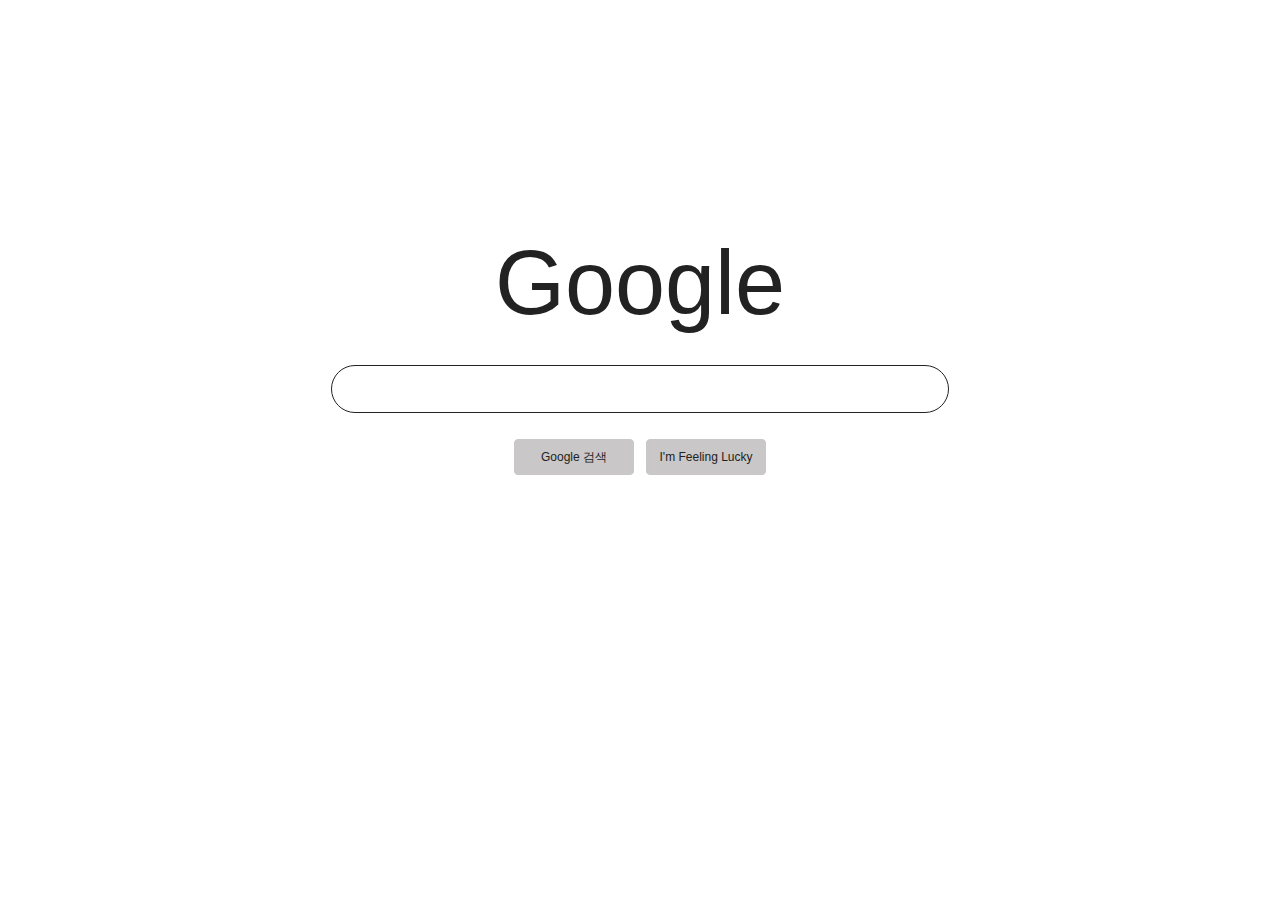
<file: google.html>
<!DOCTYPE html>
<html lang="ko">
<head>
    <meta charset="UTF-8">
    <meta http-equiv="X-UA-Compatible"content="IE=edge">
    <meta name="viewport" content="width=device-width, initial-scale=1.0">
    <title>Google</title>
    <link rel="shortcut icon" href="img/Google.jpg">
    <style>
        * {
            margin: 0;
            padding: 0;
        }

        h1 {
            font-family: 'Segoe UI', 'Arial', 'Malgun Gothic', 'Gulim', 'sans-serif';
            font-weight: 500;
            font-size: 90px;
            color: #222;
            text-align: center;
            margin-top: 232px;
        }

        input {
            display: block;
            margin: 0 auto;
            width: 616px;
            height: 46px;
            background-color: #FFF;
            border: 1px solid #222;
            border-radius: 24px;
            margin-top: 30px;
            font-size: 24px;
        }

        button {
            background-color: #c9c7c7;
            border: 1px solid #c9c7c7;
            border-radius: 4px;
            color: #222;
            font-family: 'Apple SD Gothic Neo', 'arial', 'sans-serif';
            font-size: 12px;
            height: 36px;
            width: 120px;
            text-align: center;
            cursor: pointer;
        }

        .button-box {
            display: flex;
            justify-content: center;
            align-items: center;
            width: 280px;
            margin: 0 auto;
            margin-top: 26px;
            gap: 12px;
        }

        body {
            display: block;
            background-color: #FFF;
        }
    </style>
</head>
<body>
    <h1>Google</h1>
    <form action="https://www.google.com/search" method="get">
        <input type="text" name="q">
        <div class="button-box">
            <button type="submit">Google 검색</button>
            <button>I'm Feeling Lucky</button>
        </div>
    </form>
</body>
</html>
</file>
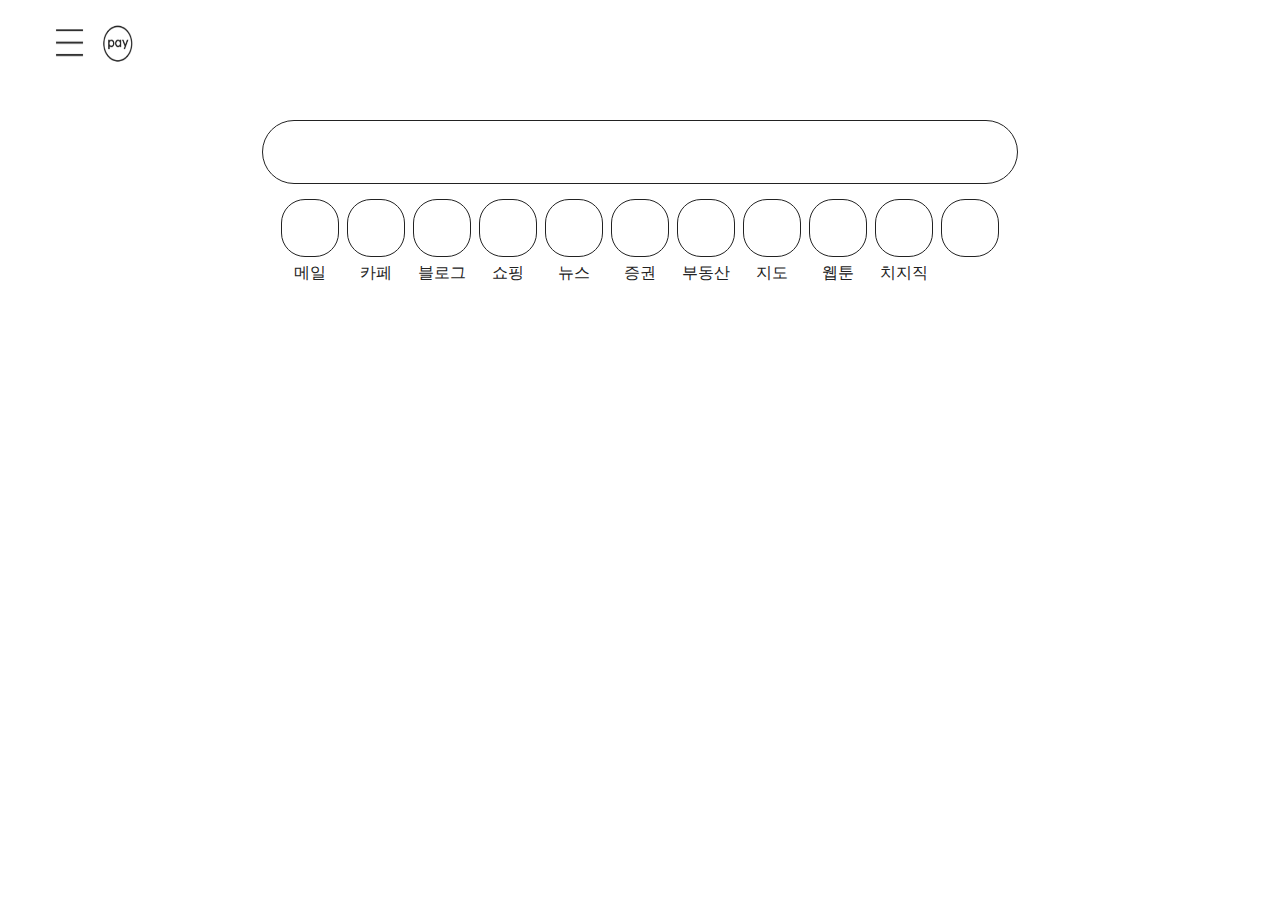
<file: naver.html>
<!DOCTYPE html>
<html lang="ko">
<head>
    <meta charset="UTF-8">
    <meta http-equiv="X-UA-Compatible" content="IE=edge">
    <meta name="viewport" content="width=device-width, initial-scale=1.0">
    <title>NAVER</title>
    <link rel="shortcut icon" href="img/NAVER.jpg">
    <link rel="stylesheet" href="/reset.css">
    
    <style>
        .container {
            width: 100%;
            height: 100%;
            margin: 0 auto;
        }

        header {
            width: 100%;
            height: 100px;
            padding: 0 46px;
            margin: 0 auto;
            position: absolute;
        }

        .header-container {
            position: relative;
            display: flex;
            flex-direction: column;
            padding-top: 20px;
        }

        img {
            width: 40px;
            height: 40px;
            background-color: #FFF;
            cursor: pointer;
            border: none;
        }

        .header-hamburger {
            display: flex;
            justify-content: flex-start;
            padding: 3px;
            gap: 8px;
        }

        .search-container {
            display: flex;
            justify-content: center;
            background-color: transparent;
        }

        input {
            display: block;
            margin: 0 auto;
            width: 750px;
            height: 60px;
            background-color: #FFF;
            border: 1px solid #222;
            border-radius: 50px;
            margin-bottom: 15px;
            font-size: 24px;
        }

        .menu-list-container {
            display: flex;
            justify-content: center;
            gap: 8px;
        }

        .menu-list-content > a {
            display: flex;
            width: 100%;
            text-decoration: none;
            flex-direction: column;
            gap: 8px;
        }

        .menu-content-icon {
            width: 56px;
            height: 56px;
            background-color: #FFF;
            border: 1px solid #222;
            border-radius: 24px;
        }

        .menu-name {
            text-align: center;
            color: #222;
            font-weight: normal;
            text-decoration: none;
        }
    </style>
</head>
<body>
    <div class="container">
    <header class="header-container">
        <div class="header-hamburger">
                <img src="img/햄버거 버튼.png" alt="">
            <a href="#" class="header-pay">
                <img src="img/네이버페이.png" alt="">
            </a>
        </div>
    </header>
        <div class="search-container">
            <form action="https://search.naver.com/search.naver?" method="get">
                <input type="text" name="query" >
        </div>
    </div>
        <ul class="menu-list-container">
            <li class="menu-list-content">
                <a href="#">
                    <div class="menu-content-icon"></div>
                    <p class="menu-name">메일</p>
                </a>
            </li>
            <li class="menu-list-content">
                <a href="#">
                    <div class="menu-content-icon"></div>
                    <p class="menu-name">카페</p>
                </a>
            </li>
            <li class="menu-list-content">
                <a href="#">
                    <div class="menu-content-icon"></div>
                    <p class="menu-name">블로그</p>
                </a>
            </li>
            <li class="menu-list-content">
                <a href="#">
                    <div class="menu-content-icon"></div>
                    <p class="menu-name">쇼핑</p>
                </a>
            </li>
            <li class="menu-list-content">
                <a href="#">
                    <div class="menu-content-icon"></div>
                    <p class="menu-name">뉴스</p>
                </a>
            </li>
            <li class="menu-list-content">
                <a href="#">
                    <div class="menu-content-icon"></div>
                    <p class="menu-name">증권</p>
                </a>
            </li>
            <li class="menu-list-content">
                <a href="#">
                    <div class="menu-content-icon"></div>
                    <p class="menu-name">부동산</p>
                </a>
            </li>
            <li class="menu-list-content">
                <a href="#">
                    <div class="menu-content-icon"></div>
                    <p class="menu-name">지도</p>
                </a>
            </li>
            <li class="menu-list-content">
                <a href="#">
                    <div class="menu-content-icon"></div>
                    <p class="menu-name">웹툰</p>
                </a>
            </li>
            <li class="menu-list-content">
                <a href="#">
                    <div class="menu-content-icon"></div>
                    <p class="menu-name">치지직</p>
                </a>
            </li>
            <li class="menu-list-content">
                <a href="#">
                    <div class="menu-content-icon"></div>
                    <p class="menu-name"></p>
                </a>
            </li>
        </ul>
    </div>
</body>
</html>
</file>
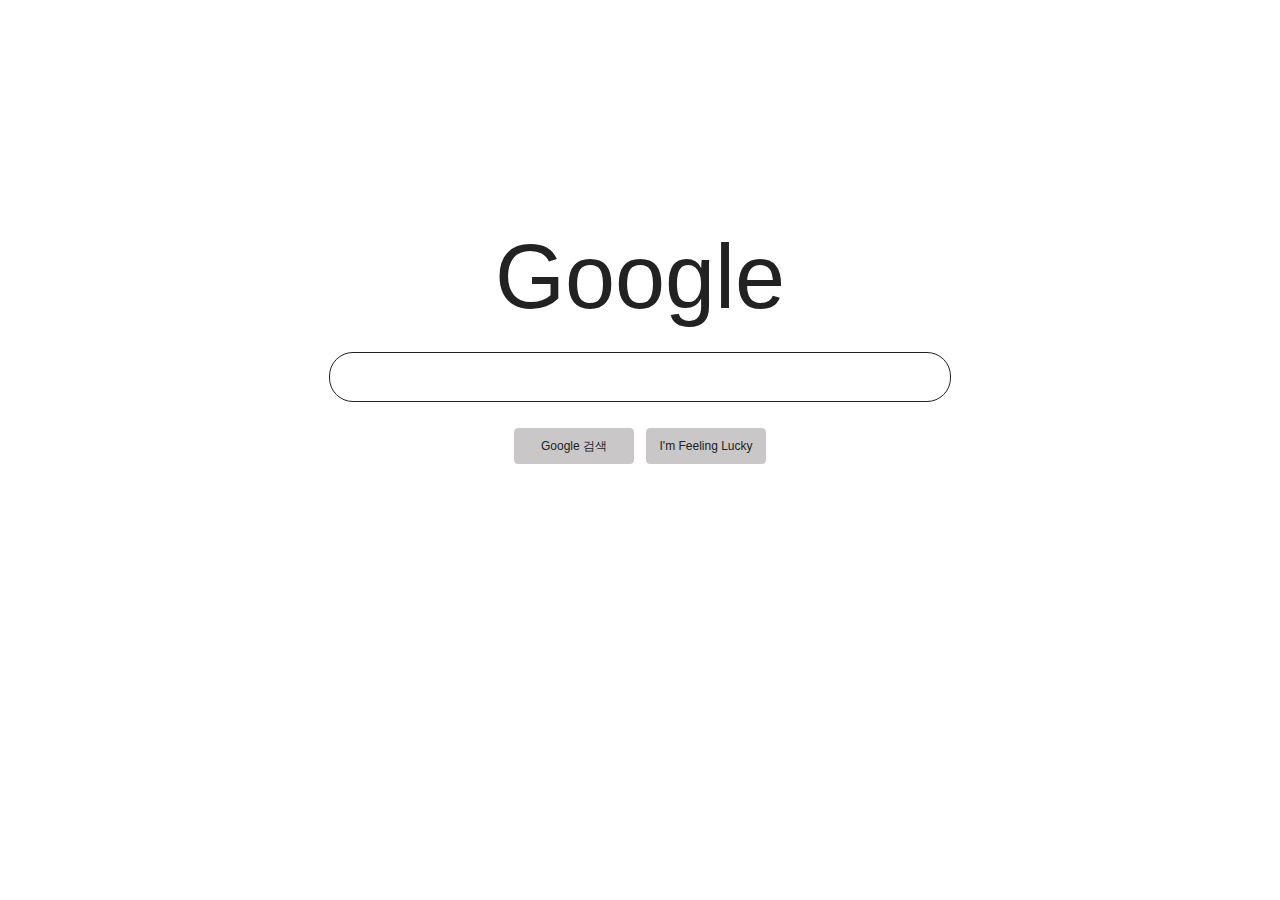
<file: 웹 사이트 클론/google.html>
<!DOCTYPE html>
<html lang="ko">
<head>
    <meta charset="UTF-8">
    <meta http-equiv="X-UA-Compatible"content="IE=edge">
    <meta name="viewport" content="width=device-width, initial-scale=1.0">
    <title>Google</title>
    <link rel="stylesheet" href="/reset.css">
    <link rel="shortcut icon" href="img/Google.jpg">
    <style>
        h1 {
            font-family: 'Segoe UI', 'Arial', 'Malgun Gothic', 'Gulim', 'sans-serif';
            font-weight: 500;
            font-size: 90px;
            color: #222;
            text-align: center;
            margin-top: 232px;
        }

        input {
            display: block;
            margin: 0 auto;
            width: 616px;
            height: 46px;
            background-color: #FFF;
            border: 1px solid #222;
            border-radius: 24px;
            margin-top: 30px;
            font-size: 24px;
        }

        button {
            background-color: #c9c7c7;
            border: 1px solid #c9c7c7;
            border-radius: 4px;
            color: #222;
            font-family: 'Apple SD Gothic Neo', 'arial', 'sans-serif';
            font-size: 12px;
            height: 36px;
            width: 120px;
            text-align: center;
            cursor: pointer;
        }

        .button-box {
            display: flex;
            justify-content: center;
            align-items: center;
            width: 280px;
            margin: 0 auto;
            margin-top: 26px;
            gap: 12px;
        }

        body {
            display: block;
            background-color: #FFF;
        }
    </style>
</head>
<body>
    <h1>Google</h1>
    <form action="https://www.google.com/search" method="get">
        <input type="text" name="q">
        <div class="button-box">
            <button type="submit">Google 검색</button>
            <button>I'm Feeling Lucky</button>
        </div>
    </form>
</body>
</html>
</file>
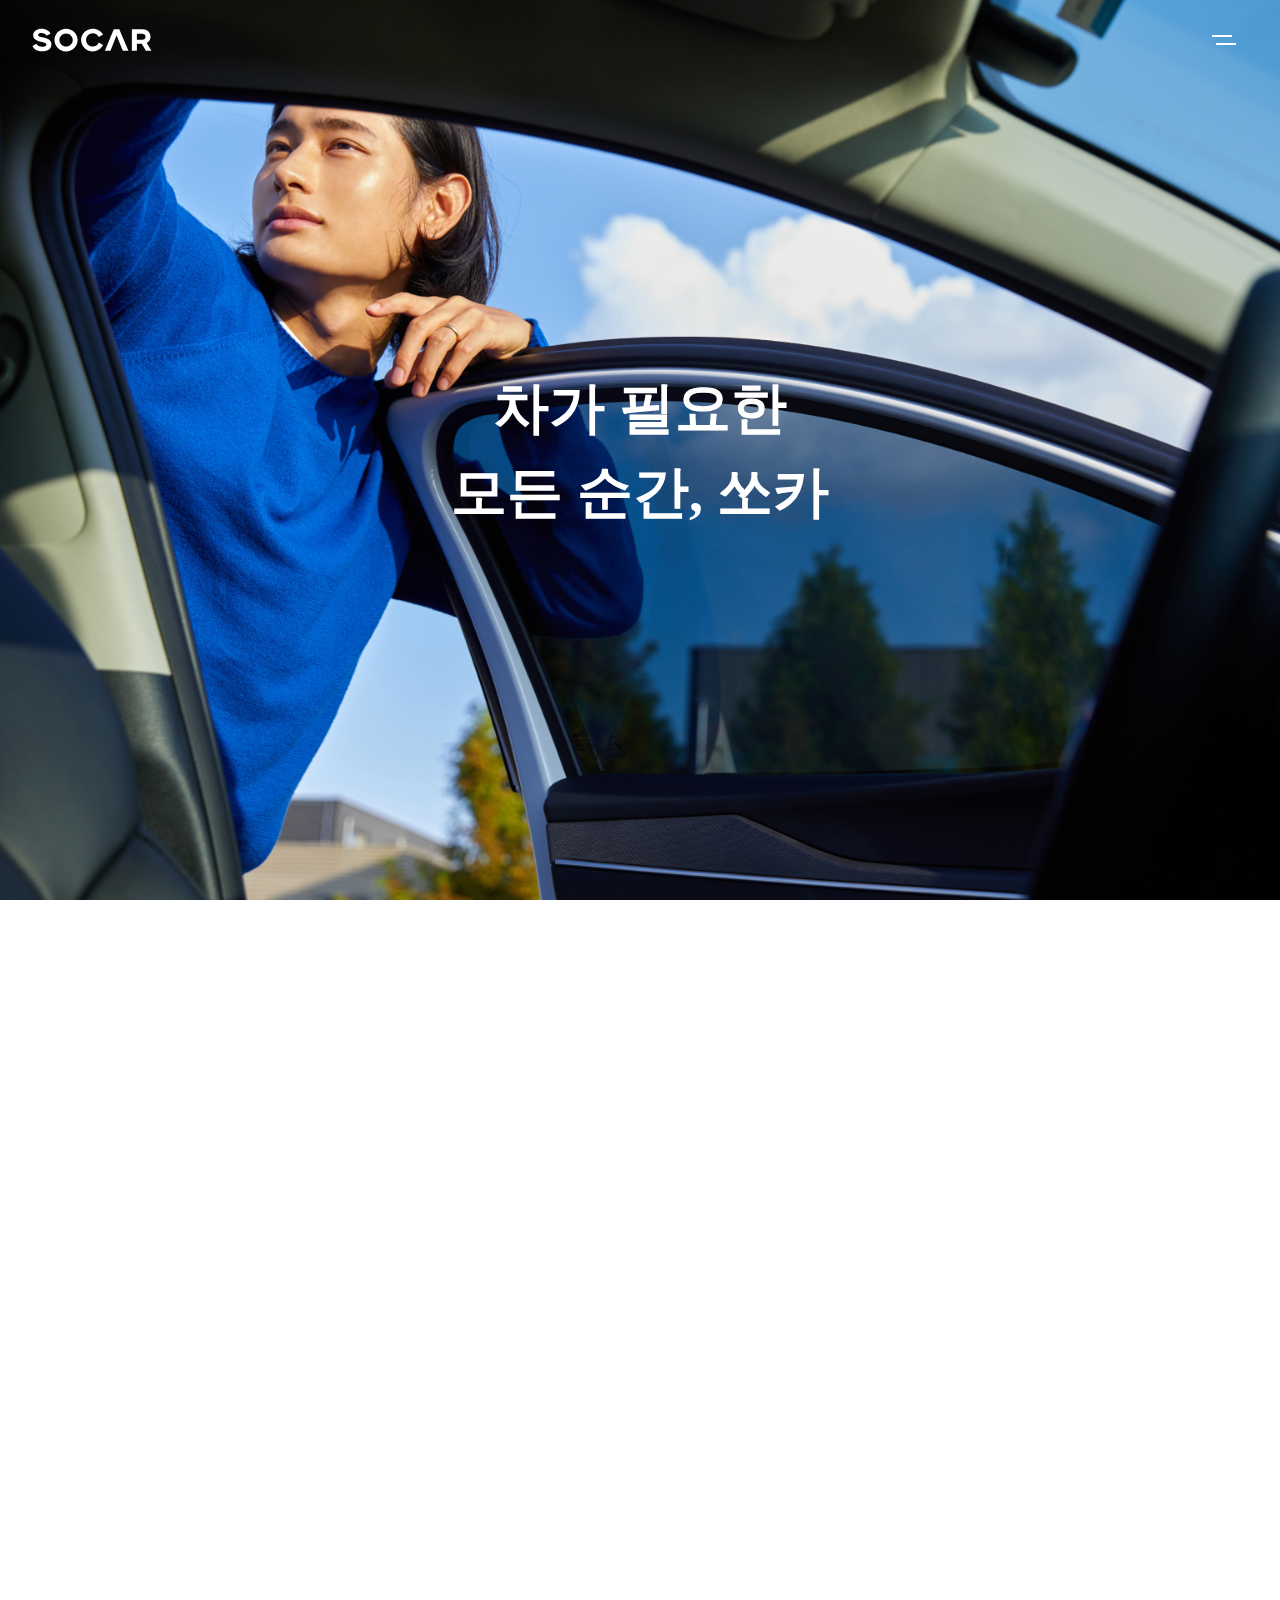
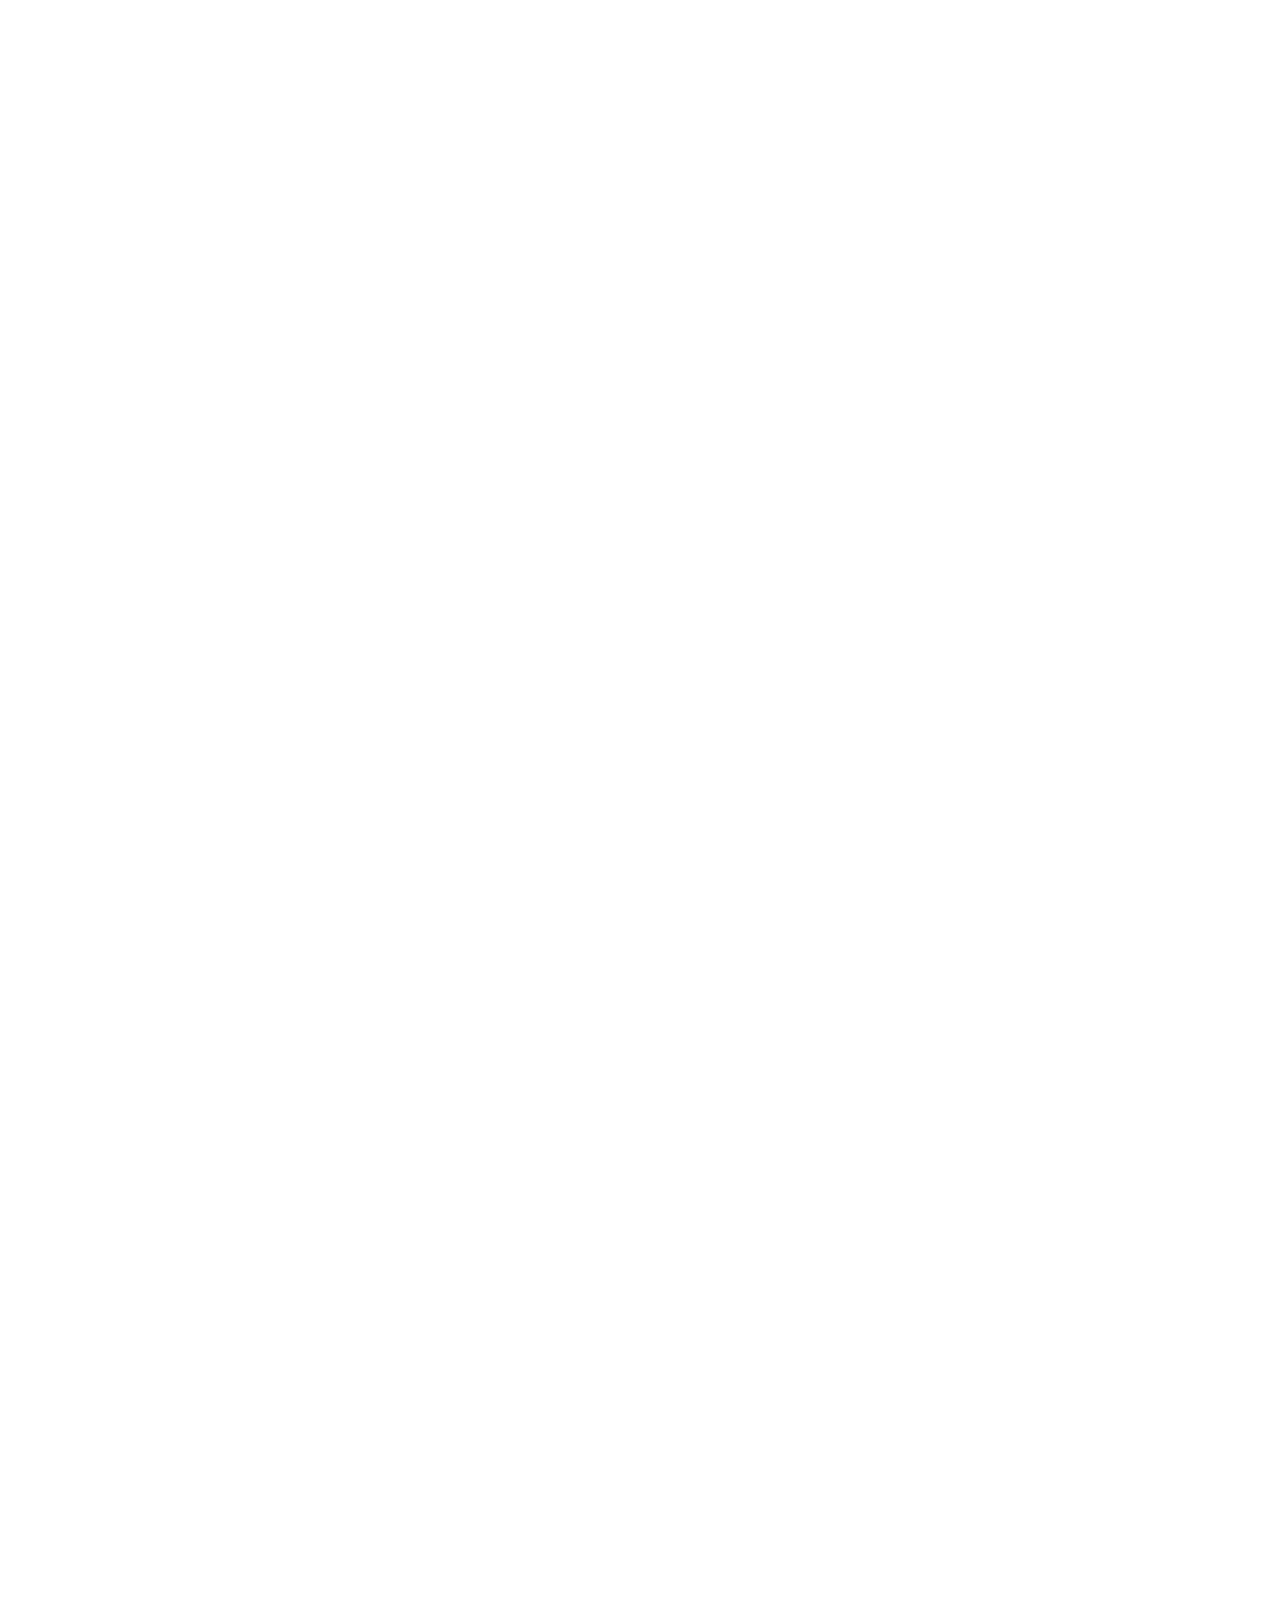
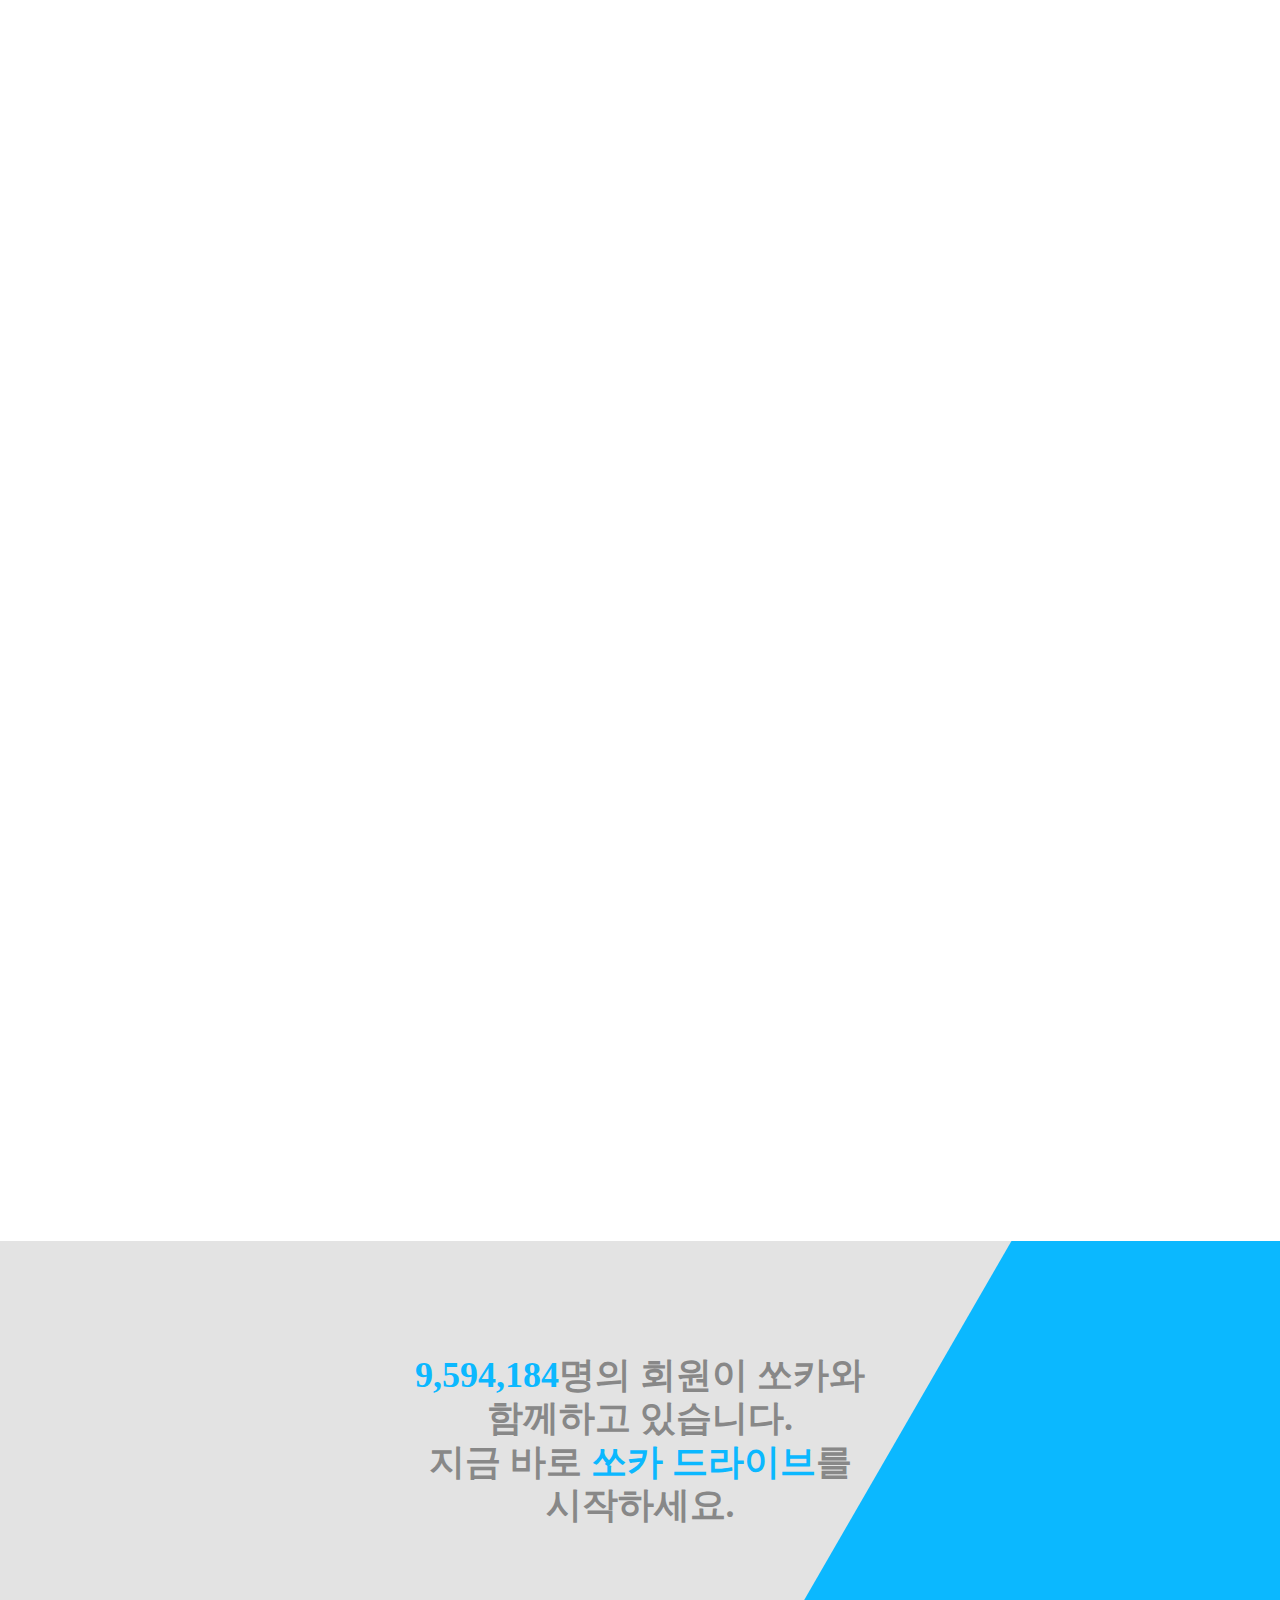
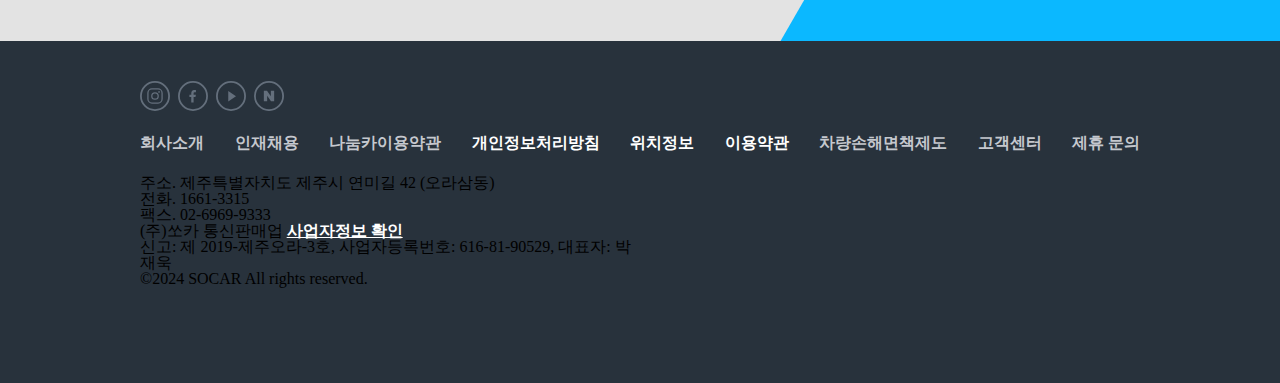
<file: 웹 사이트 클론/socar/socar.html>
<!DOCTYPE html>
<html lang="ko">
<head>
    <meta charset="UTF-8">
    <meta name="viewport" content="width=device-width, initial-scale=1.0">
    <title>socar</title>
    <link rel="stylesheet" href="/reset.css">
    <link rel="stylesheet" href="socar.css">
    <link rel="stylesheet" href="interaction.css">
</head>
<body>
    <header>
        <div class="header-container">
            <a href="#" class="header-logo">
                <img src="/img/logo-w.svg" alt="쏘카로고">
            </a>
            
            <button class="hamburger">
                <span class="bar"></span>
                <span class="bar"></span>
            </button>
        </div>
    </header>
    <main>
        <h1>
            차가 필요한 
            <br>
            모든 순간, 쏘카
        </h1>
    </main>
    <section>
        <div class="section-container">
            <ul class="content-container">
                <li class="content scroll-inter">
                    <h2>
                        24시간 언제나
                    </h2>
                    <p>
                        한밤중이나 주말에도 스마트폰으로
                        <br>
                        시간에 구애받지 않고
                        <br>
                        쏘카와 함께 이동하세요.
                    </p>
                    <figure>
                        <img src="/img/usp_a.jpg" alt="이미지설명">
                    </figure>
                </li>
                <li class="content scroll-inter">
                    <h2>원하는 곳에서
                    </h2>
                    <p>
                        내 주변 3분 거리 쏘카존에서
                        <br>
                        혹은 내가 있는 곳으로 쏘카를 불러
                        <br>
                        어디서나 편하게 출발하세요.
                    </p>
                    <figure>
                        <img src="/img/usp_b.jpg" alt="설명">
                    </figure>
                </li>
                <li class="content scroll-inter">
                    <h2>필요한 시간만큼
                    </h2>
                    <p>
                        간단한 장보기부터 주말여행까지
                        <br>
                        10분 단위로 원하는 만큼만 이용하세요.
                    </p>
                    <figure>
                        <img src="/img/usp_c.jpg" alt="설명">
                    </figure>
                </li>
                <li class="content scroll-inter">
                    <h2>다양한 차종을</h2>
                    <p>연인과의 드라이브부터 가족 캠핑까지
                        <br>
                        상황에 맞게 50여 종의 차량을
                        <br>
                        선택해서 이용하세요.</p>
                    <figure>
                        <img src="/img/usp_d.jpg" alt="설명">
                    </figure>
                </li>
            </ul>
        </div>
    </section>
    <section id="with-socar">
        <p>
            <span class="point-blue count-up">9,594,184</span>명의 회원이 쏘카와
            <br>
            함께하고 있습니다.
            <br>
            지금 바로 <span class="point-blue">쏘카 드라이브</span>를
            <br>
            시작하세요. 
        </p>
        <div class="rect"></div>
    </section>
    <footer>
        <div class="footer-container">
            <ul class="sns-container">
                <li><a href="#"><img src="/img/i-instagram.svg" alt="aa"></a></li>
                <li><a href="#"><img src="/img/i-facebook.svg" alt="aa"></a></li>
                <li><a href="#"><img src="/img/i-youtube.svg" alt="aa"></a></li>
                <li><a href="#"><img src="/img/i-blog.svg" alt="aa"></a></li>
            </ul>
            <ul class="footer-menu">
                <li><a href="#">회사소개</a></li>
                <li><a href="#">인재채용</a></li>
                <li><a href="#">나눔카이용약관</a></li>
                <li><a href="#" class="point">개인정보처리방침</a></li>
                <li><a href="#" class="point">위치정보</a></li>
                <li><a href="#" class="point">이용약관</a></li>
                <li><a href="#">차량손해면책제도</a></li>
                <li><a href="#">고객센터</a></li>
                <li><a href="#">제휴 문의</a></li>
            </ul>

            <div id="footer-info">
                <div class="info-container">
                    <dl>
                        <dt>주소</dt>
                        <dd>제주특별자치도 제주시 연미길 42 (오라삼동)</dd>
                    </dl>
                    <dl>
                        <dt>전화</dt>
                        <dd>1661-3315</dd>
                    </dl>
                    <dl>
                        <dt>팩스</dt>
                        <dd>02-6969-9333</dd>
                    </dl>
                </div>
                <div class="info-container">
                    <p>(주)쏘카 통신판매업 <a href="#">사업자정보 확인</a></p>
                    <p>신고: 제 2019-제주오라-3호, 사업자등록번호: 616-81-90529, 대표자: 박재욱</p>
                    <p>&copy;2024 SOCAR All rights reserved.</p>
                </div>     
            </div>
        </div>
    </footer>
<script>
    const header = document.querySelector('header');

    let 이전스크롤 = window.scrollY
    window.addEventListener('scroll' , ()=>{
        if(window.scrollY > 이전스크롤) {
            // 내린거
            header.classList.add('hide');
        }else {
            // 올린거
            header.classList.remove('hide');
        }

        if(window.scrollY < 100) {
            header.classList.add('scrolled');
        }else {
            header.classList.remove('scrolled');
        }
        이전스크롤 = window.scrollY;
    })

    const scrollInter = document.getElementsByClassName('scroll-inter');
    const content = document.querySelector('.section-container > .content');
    const countUpTarget = document.querySelector('.point-blue.count-up');

    let playAble = true;

    window.addEventListener('scroll' , ()=>{
        for(let i = 0 ; i < scrollInter.length ; i ++) {
            if(scrollInter[i].getBoundingClientRect().top < window.innerHeight / 3 * 2) {
                scrollInter[i].classList.add('active');
             }
        }
    })
</script>
</body>
</html>
</file>
<file: 웹 사이트 클론/socar/socar.css>
img {
    width: 100%;
    display: block;
}

header {
    height: 80px;
    width: 100%;
    padding: 0 32px;
    position: fixed;
    top: 0;
    box-sizing: border-box;
}

.header-container {
    display: flex;
    justify-content: space-between;
    height: 100%;
    align-items: center;
}

.header-logo {
    width: 120px;
}

.hamburger {
    background-color: transparent;
    border: none;
    height: 24px;
    width: 24px;
    padding: 12px;
    flex-shrink: 0;
    display: block;
    display: flex;
    box-sizing: content-box;
    flex-direction: column;
    justify-content: space-evenly;
}

.bar {
    display: block;
    width: 20px;
    height: 2px;
    background-color: white;
}

.hamburger > .bar:last-child {
    margin-left: 4px;
}

main {
    height: 100vh;
    background-image: url(/img/main_visual_fullscreen.jpg);
    background-size: cover;
    background-position-x: 25%;
    display: flex;
    justify-content: center;
    align-items: center;
}

h1 {
    font-size: 56px;
    font-weight: bold;
    color: white;
    text-align: center;
    line-height: 150%;
}

section {
    padding: 0 32px;
}

.section-container {
    max-width: 800px;
    margin: 0 auto;
    padding: 80px 0;
}

.content-container {
    display: flex;
    flex-direction: column;
    gap: 120px;
}
.content > h2 {
    font-size: 36px;
    font-weight: bold;
    color: #444;
    margin-bottom: 16px;
    display: flex;
    align-items: baseline;
    gap: 8px;
}

.content > h2::after {
    display: block;
    content: '';
    width: 10px;
    height: 10px;
    border-radius: 50%;
    background-color: cadetblue;
    
}

.content > p {
    font-size: 20px;
    font-weight: bold;
    color: #999;
    margin-bottom: 48px;
}

#with-socar {
    height: 400px;
    background-color: rgb(227, 227, 227);
    display: flex;
    justify-content: center;
    align-items: center;
    text-align: center;
    font-size: 36px;
    color: rgb(136, 136, 136);
    font-weight: bold;
    line-height: 120%;
    position: relative;
    overflow: hidden;
}


.point-blue {
    color: #0bb8ff;
}

.count-up {
    font-weight: 600;
}

.rect {
    position: absolute;
    top: 0;
    left: 0;
    width: 100%;
    height: 100%;
    background-color: #0bb8ff;
    transform: skewX(-30deg) translateX(70%);

}

footer {
    background-color: #28323c;
}

.footer-container {
    max-width: 1000px ;
    margin: 0 auto;
    padding-top: 40px;
    padding-bottom: 96px;
    display: flex;
    flex-direction: column;
    gap: 24px;
}

.sns-container {
    display: flex;
    gap: 8px;
}

.sns-container li {
    width: 30px;
}

.footer-menu {
    display: flex;
    justify-content: space-between;
}

.footer-menu a {
    color: #c5c8ce;
    text-decoration: none;
    font-weight: bold;
}

footer .point {
    color: white;
}

.footer-info {
    display: flex;
    color: #646f7c;
    font-size: 14px;
    line-height: 140%;
}

.info-container {
    width: 50%;
}

.info-container a {
    color: white;
    font-weight: bold;
}

.info-container dl {
    display: flex;
}

.info-container dt::after {
    content: '.';
    margin-right: 4px;
}
</file>
<file: 웹 사이트 클론/socar/interaction.css>
/* 헤더가 숨었을때 */
header.hide {
    transform: translateY(-100%);
    opacity: 0;
}

/* 스크롤했을때 헤더 */
header.scrolled {
    background-color: #FFFFFFDB;
    border-bottom: 1px solid #AAAAAA80;
}

header.scrolled .st0 {
    fill: var(--main-color);
}

header.scrolled .hamberger::after,
header.scrolled .hamberger::before {
    background-color: var(--main-color);
}

/* 메인컨텐츠 숨겨놓기(오른쪽으로 살짝 이동시키고 투명하게) */
.scroll-inter {
    opacity: 0;
    transition: 1s;
    transform: translateX(-50px);
}

.scroll-inter.active {
    opacity: 1;
    transform: none;
}

/* '함께하고 있습니다' 섹션 오른쪽에 파란 평행사변형 이동시켜놓기  */
.section-container > .content {
    transform: translateX(40%) skewX(-30deg);
    left: 80%;
    transition: 1s;
}

.section-container > .content.active {
    transform: skewX(-30deg);
}
</file>
